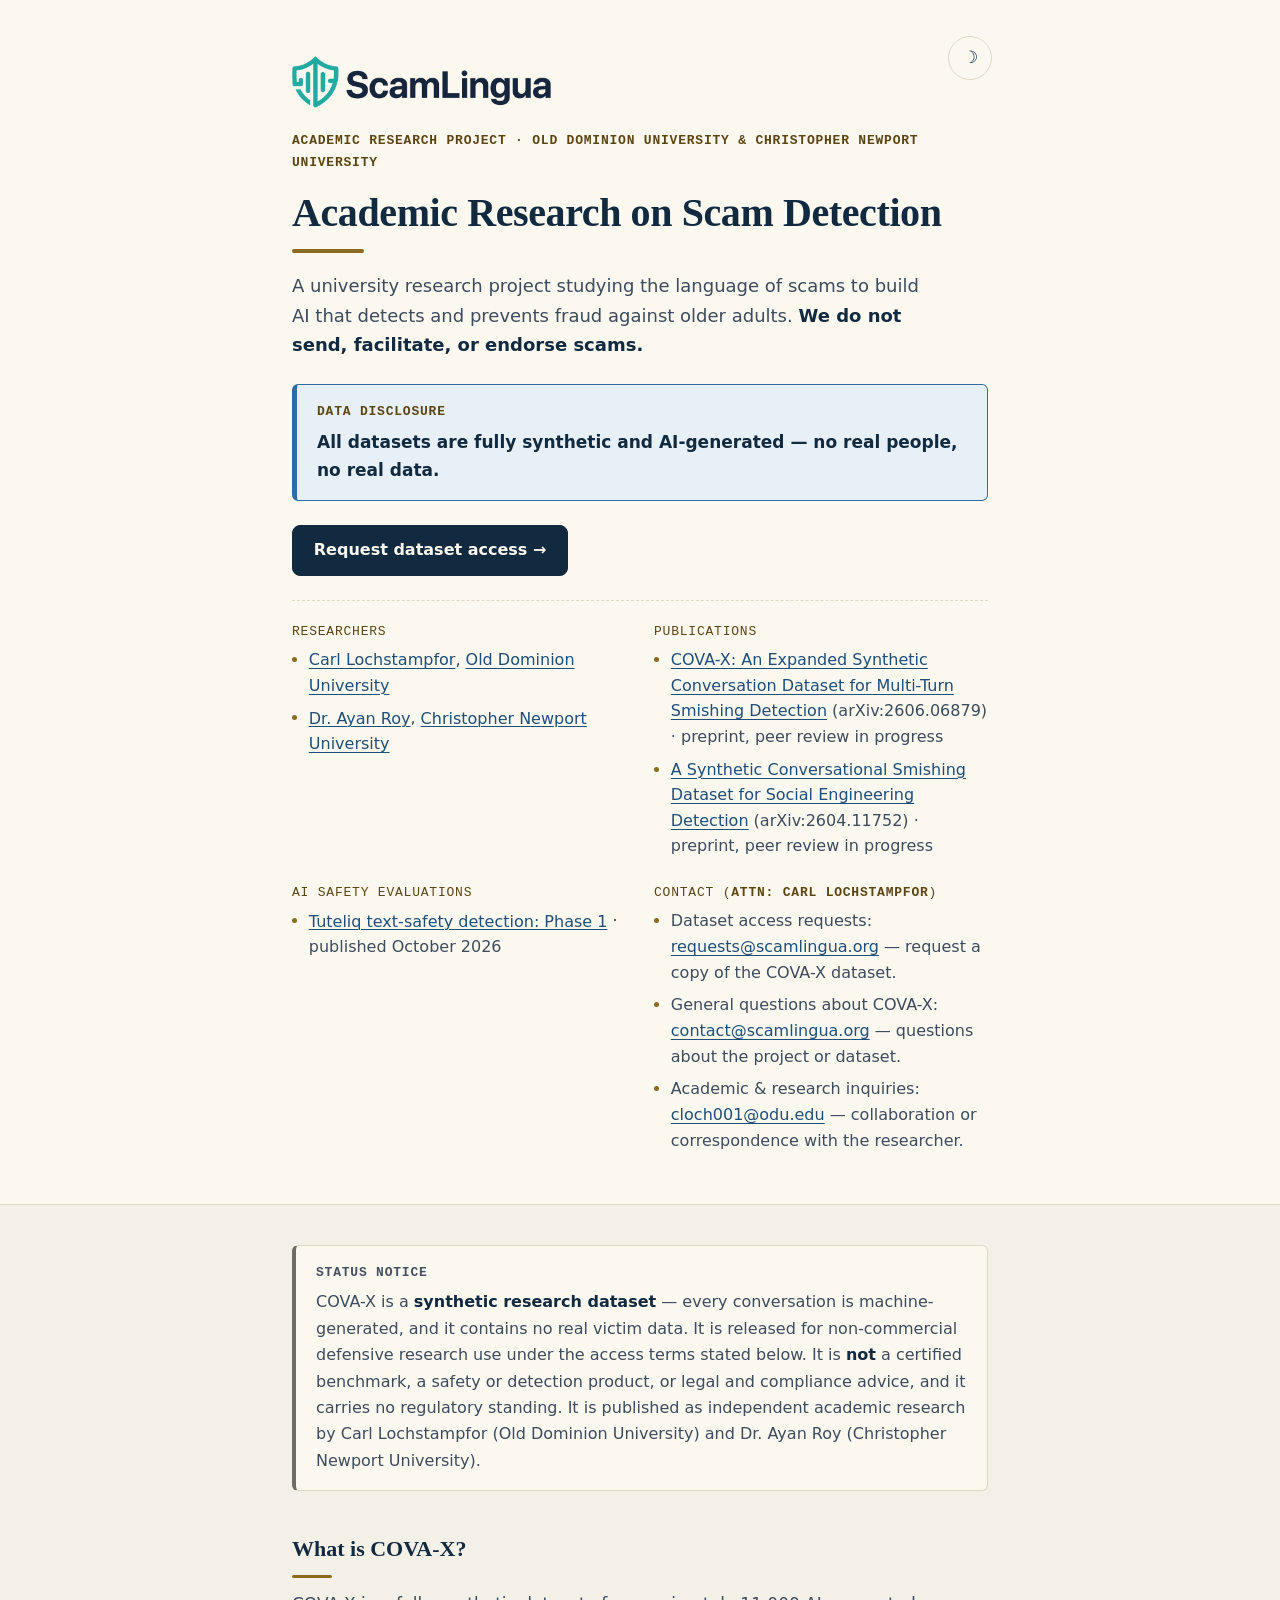
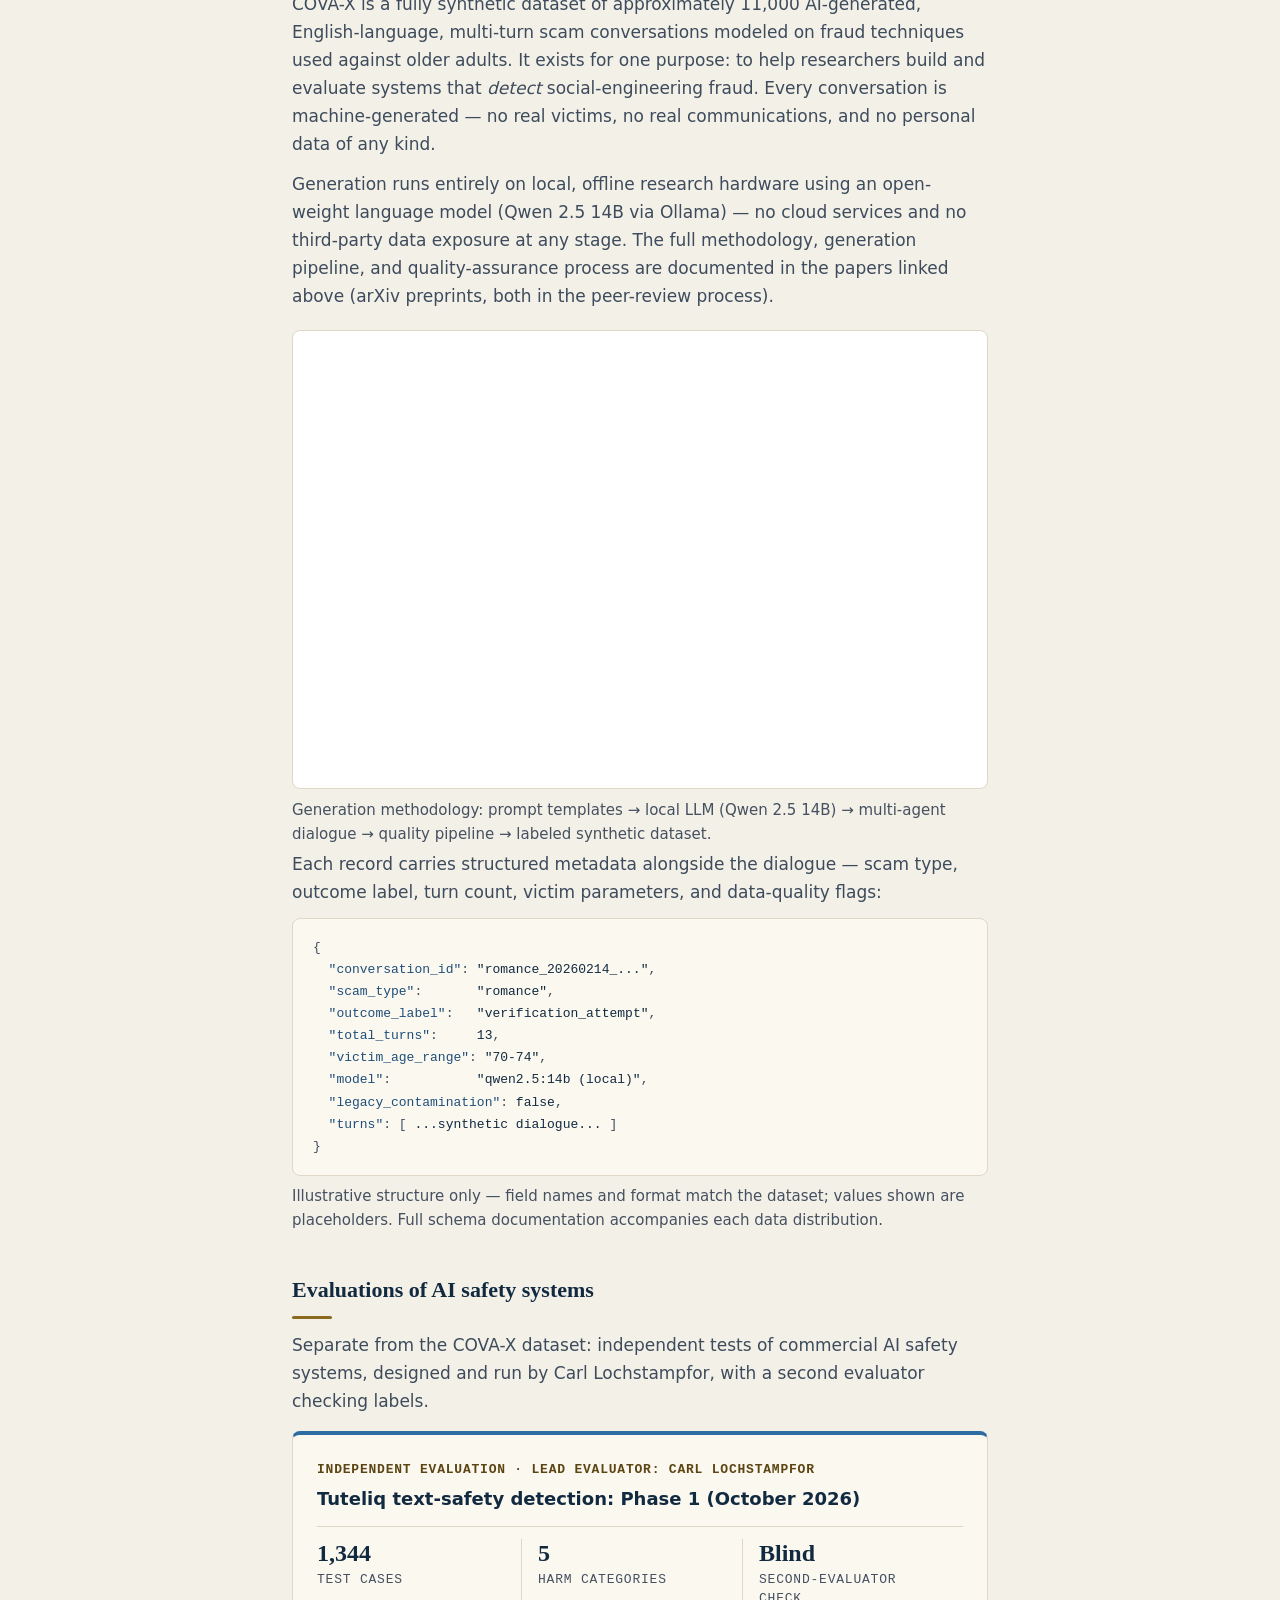
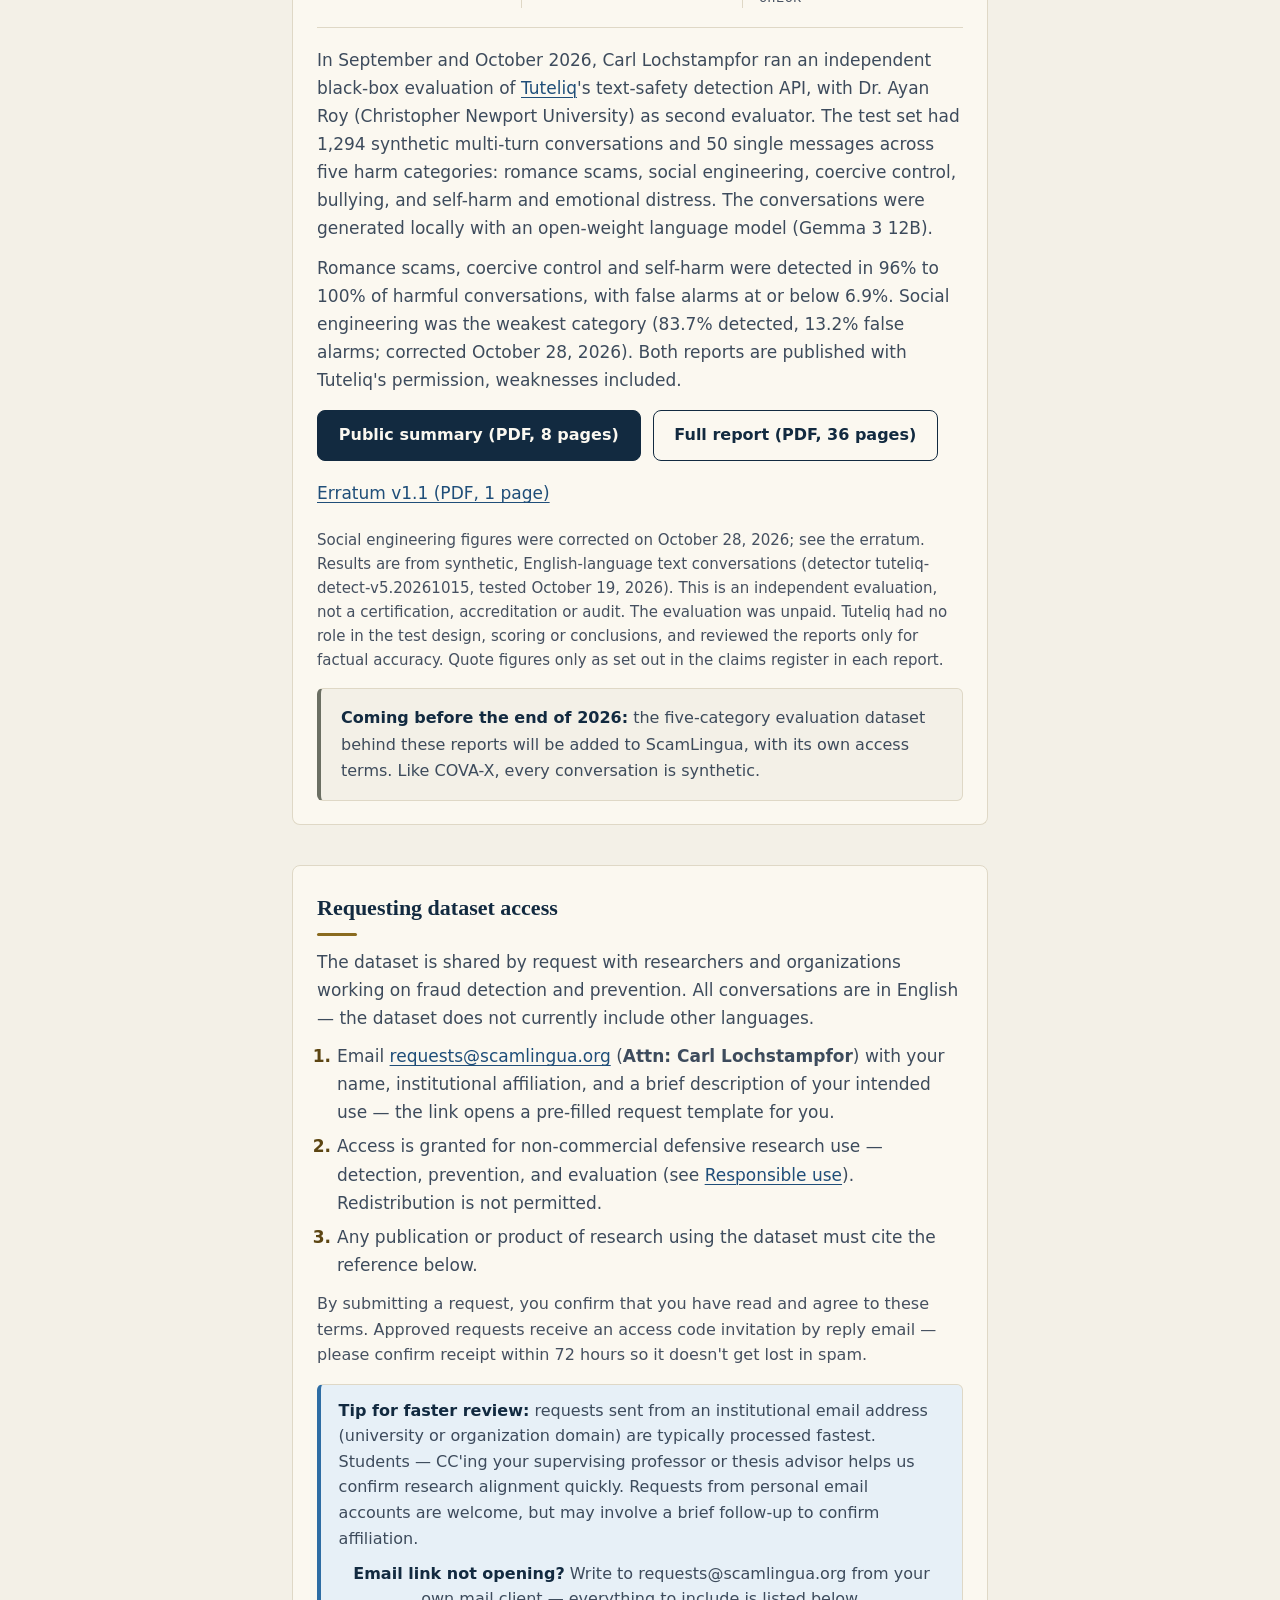
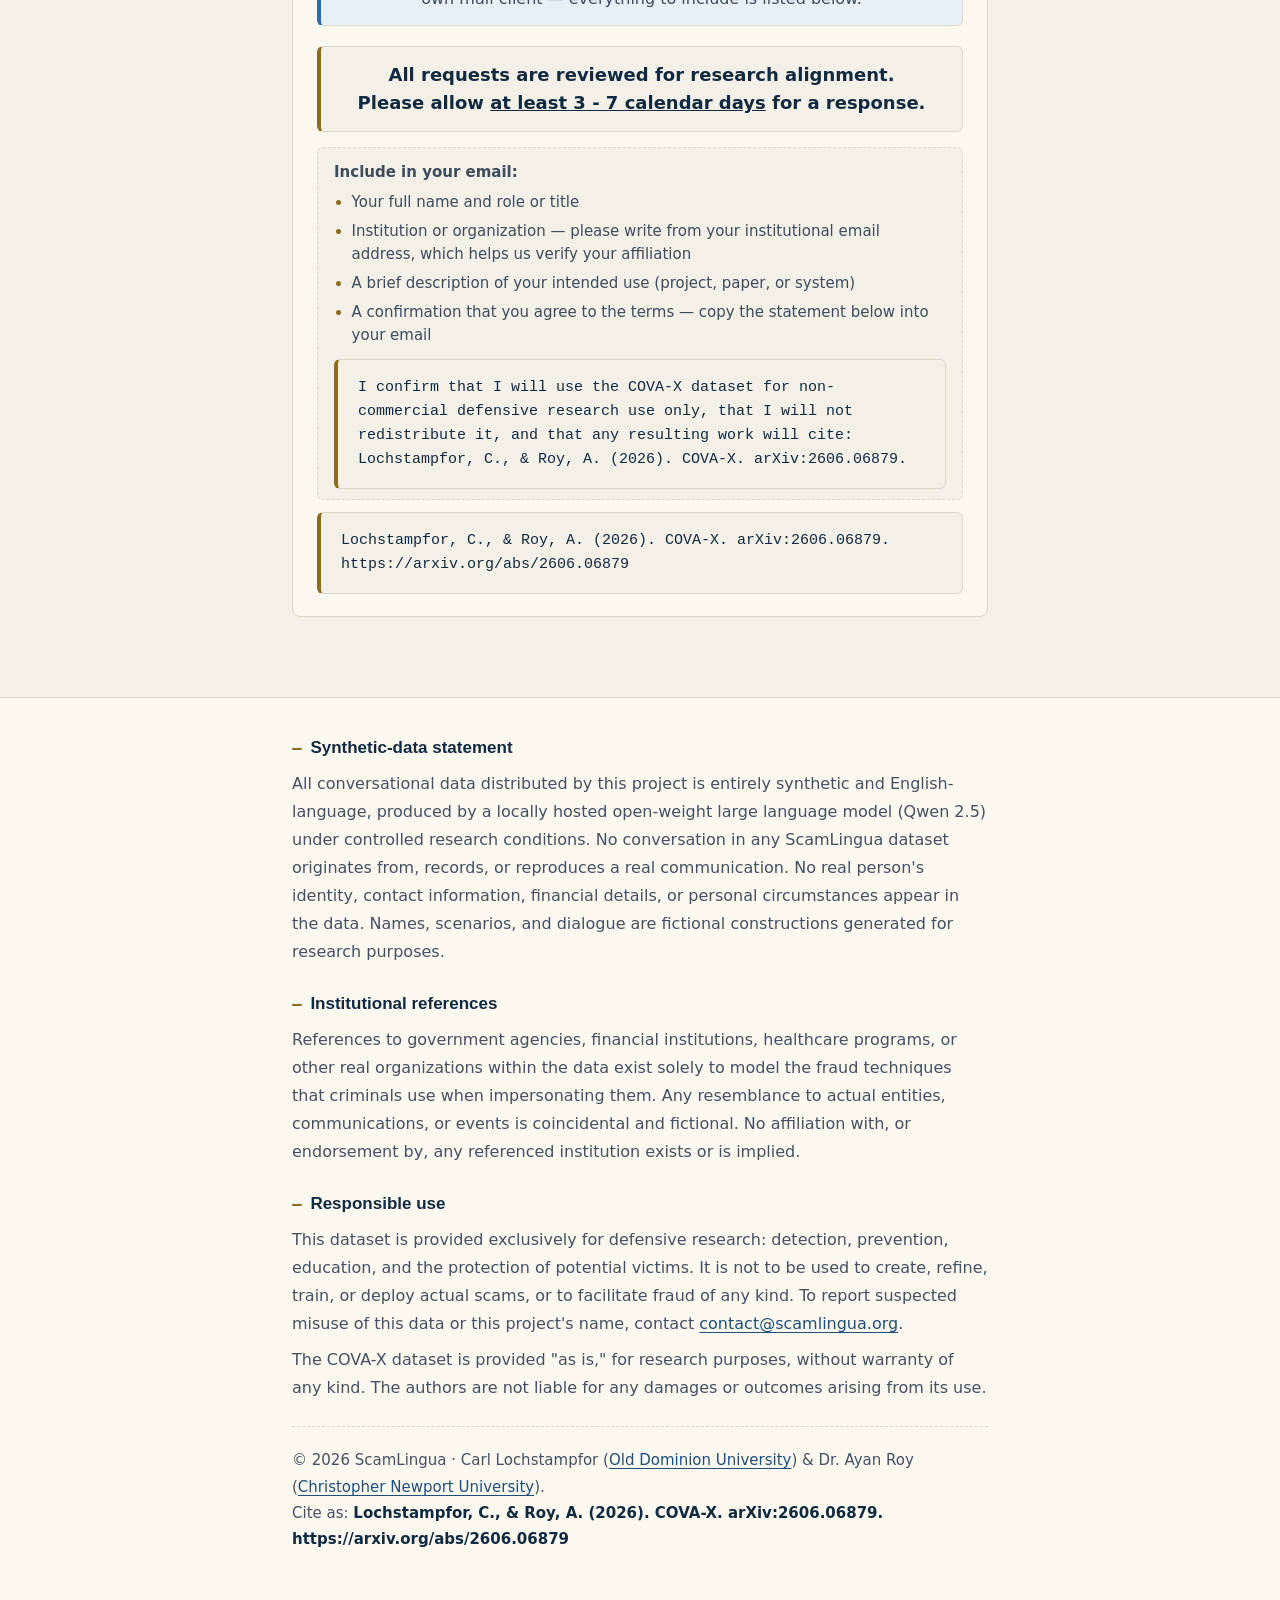
<file: index.html>
<!DOCTYPE html>
<html lang="en">
<head>
<meta charset="utf-8">
<meta name="viewport" content="width=device-width, initial-scale=1">

<!-- Security policy: locked to self-hosted assets + Google Fonts only. No inline scripts, no external scripts, no frames, no form targets. -->
<meta http-equiv="Content-Security-Policy" content="default-src 'none'; style-src 'self' https://fonts.googleapis.com; font-src https://fonts.gstatic.com; script-src 'self' https://gc.zgo.at; img-src 'self' https://scamlingua89.goatcounter.com; connect-src https://scamlingua89.goatcounter.com; base-uri 'none'; form-action 'none'; upgrade-insecure-requests">
<meta name="referrer" content="strict-origin-when-cross-origin">
<meta name="color-scheme" content="light dark">

<!-- Identity-first metadata: abuse scanners and search engines see the academic context before the brand name -->
<title>ScamLingua — Academic Research on Scam Detection | Synthetic Data for Elder Fraud Prevention (ODU / CNU)</title>
<meta name="description" content="ScamLingua is a university research project (Old Dominion University / Christopher Newport University) studying the language of scams to build AI that detects and prevents fraud against older adults. All datasets are fully synthetic and AI-generated — no real people, no real data. We do not send, facilitate, or endorse scams.">

<meta property="og:type" content="website">
<meta property="og:title" content="ScamLingua — Academic Research on Scam Detection">
<meta property="og:description" content="A university research project studying the language of scams to build AI that detects fraud against older adults. All datasets are fully synthetic — no real people, no real data.">
<meta property="og:url" content="https://scamlingua.org/">
<meta property="og:site_name" content="ScamLingua — Academic Research Project">
<meta property="og:image" content="https://scamlingua.org/og-card.png">
<meta property="og:image:width" content="1200">
<meta property="og:image:height" content="630">
<meta property="og:image:alt" content="ScamLingua — Academic Research on Scam Detection. Fully synthetic data — no real people, no real data.">
<meta name="twitter:card" content="summary_large_image">
<meta name="twitter:image" content="https://scamlingua.org/og-card.png">
<meta name="twitter:title" content="ScamLingua — Academic Research on Scam Detection">
<meta name="twitter:description" content="University research project (ODU/CNU) building AI that detects fraud against older adults. All data fully synthetic — no real people, no real data.">
<meta name="robots" content="index, follow">
<link rel="canonical" href="https://scamlingua.org/">
<link rel="icon" type="image/png" href="favicon.png">
<link rel="sitemap" type="application/xml" href="sitemap.xml">

<!-- Structured data: identifies the dataset and its academic provenance to machines -->
<script type="application/ld+json">
{
  "@context": "https://schema.org",
  "@type": "Dataset",
  "name": "COVA-X: Synthetic Conversational Scam Dataset",
  "description": "A fully synthetic, AI-generated dataset of approximately 11,000 English-language, multi-turn scam conversations targeting older adults, created for defensive scam-detection research. Contains no real people and no real data.",
  "url": "https://scamlingua.org/",
  "sameAs": ["https://arxiv.org/abs/2606.06879", "https://arxiv.org/abs/2604.11752"],
  "isAccessibleForFree": true,
  "inLanguage": "en",
  "conditionsOfAccess": "Access by request. Requesting access constitutes agreement to the terms. Citation required. Non-commercial defensive research use only. No redistribution.",
  "keywords": ["smishing", "social engineering", "scam detection", "synthetic data", "elder fraud", "multi-turn conversation", "cybersecurity", "fraud detection", "NLP", "large language models"],
  "creator": [
    { "@type": "Person", "name": "Carl Lochstampfor",
      "sameAs": ["https://www.researchgate.net/profile/Carl-Lochstampfor", "https://github.com/CLochstampfor60", "https://www.linkedin.com/in/carl-lochstampfor-jr-08b311223/"],
      "affiliation": { "@type": "CollegeOrUniversity", "name": "Old Dominion University", "url": "https://www.odu.edu" } },
    { "@type": "Person", "name": "Ayan Roy",
      "sameAs": ["https://www.researchgate.net/profile/Ayan-Roy-5"],
      "affiliation": { "@type": "CollegeOrUniversity", "name": "Christopher Newport University", "url": "https://cnu.edu" } }
  ],
  "citation": "Lochstampfor, C., & Roy, A. (2026). COVA-X. arXiv:2606.06879. https://arxiv.org/abs/2606.06879"
}
</script>

<link rel="preconnect" href="https://fonts.googleapis.com">
<link rel="preconnect" href="https://fonts.gstatic.com" crossorigin>
<link href="https://fonts.googleapis.com/css2?family=Source+Serif+4:opsz,wght@8..60,600;8..60,700&family=Source+Sans+3:wght@400;600&family=IBM+Plex+Mono:wght@400;500;600&display=swap" rel="stylesheet">
<link rel="stylesheet" href="styles.css">

<!-- Theme init runs before paint to prevent a flash of the wrong theme. External file to satisfy script-src 'self'. -->
<script src="theme.js"></script>
<!-- Pre-filled request email: single source for every data-request-template link. -->
<script src="request-template.js" defer></script>
</head>

<body>

<a class="skip-link" href="#main">Skip to content</a>

<header>
  <div class="wrap">
    <button id="theme-toggle" type="button" aria-label="Switch between light and dark mode" title="Light / dark mode">
      <span class="icon-light" aria-hidden="true">&#9728;</span><span class="icon-dark" aria-hidden="true">&#9789;</span>
    </button>

    <p class="brand">
      <img class="logo-light" src="scamlingua_logo.png" alt="ScamLingua" width="836" height="168">
      <img class="logo-dark" src="scamlingua_logo_dark.png" alt="ScamLingua" width="836" height="168">
    </p>

    <p class="eyebrow">Academic research project &middot; Old Dominion University &amp; Christopher Newport University</p>

    <h1>Academic Research on Scam Detection</h1>

    <p class="subhead">
      A university research project studying the language of scams to build AI that detects
      and prevents fraud against older adults. <strong>We do not send, facilitate, or endorse scams.</strong>
    </p>

    <div class="synthetic-notice" role="note">
      <span class="label">Data disclosure</span>
      All datasets are fully synthetic and AI-generated — no real people, no real data.
    </div>

    <p class="cta-row"><a class="cta" href="#request">Request dataset access &rarr;</a></p>

    <dl class="trust">
      <div>
        <dt>Researchers</dt>
        <dd>
          <ul>
            <li><a href="https://www.researchgate.net/profile/Carl-Lochstampfor" target="_blank" rel="noopener noreferrer">Carl Lochstampfor</a>, <a href="https://www.odu.edu" target="_blank" rel="noopener noreferrer">Old Dominion University</a></li>
            <li><a href="https://www.researchgate.net/profile/Ayan-Roy-5" target="_blank" rel="noopener noreferrer">Dr. Ayan Roy</a>, <a href="https://cnu.edu" target="_blank" rel="noopener noreferrer">Christopher Newport University</a></li>
          </ul>
        </dd>
      </div>
      <div>
        <dt>Publications</dt>
        <dd>
          <ul>
            <li><a href="https://arxiv.org/abs/2606.06879" target="_blank" rel="noopener noreferrer">COVA-X: An Expanded Synthetic Conversation Dataset for Multi-Turn Smishing Detection</a> (arXiv:2606.06879) &middot; preprint, peer review in progress</li>
            <li><a href="https://arxiv.org/abs/2604.11752" target="_blank" rel="noopener noreferrer">A Synthetic Conversational Smishing Dataset for Social Engineering Detection</a> (arXiv:2604.11752) &middot; preprint, peer review in progress</li>
          </ul>
        </dd>
      </div>
      <div>
        <dt>AI safety evaluations</dt>
        <dd>
          <ul>
            <li><a href="#evaluations">Tuteliq text-safety detection: Phase 1</a> &middot; published October 2026</li>
          </ul>
        </dd>
      </div>
      <div>
        <dt>Contact (<b>Attn: Carl Lochstampfor</b>)</dt>
        <dd>
          <ul>
            <li>Dataset access requests: <a href="mailto:requests@scamlingua.org" data-request-template>requests@scamlingua.org</a> &mdash; request a copy of the COVA-X dataset.</li>
            <li>General questions about COVA-X: <a href="mailto:contact@scamlingua.org">contact@scamlingua.org</a> &mdash; questions about the project or dataset.</li>
            <li>Academic &amp; research inquiries: <a href="mailto:cloch001@odu.edu">cloch001@odu.edu</a> &mdash; collaboration or correspondence with the researcher.</li>
          </ul>
        </dd>
      </div>
    </dl>
  </div>
</header>

<main id="main" tabindex="-1">
  <div class="wrap">

    <div class="status-notice" role="note">
      <span class="label">Status notice</span>
      COVA-X is a <strong>synthetic research dataset</strong> — every conversation is machine-generated,
      and it contains no real victim data. It is released for non-commercial defensive research use under the
      access terms stated below. It is <strong>not</strong> a certified benchmark, a safety or
      detection product, or legal and compliance advice, and it carries no regulatory standing.
      It is published as independent academic research by Carl Lochstampfor
      (Old Dominion University) and Dr. Ayan Roy (Christopher Newport University).
    </div>

    <section>
      <h2>What is COVA-X?</h2>
      <p>
        COVA-X is a fully synthetic dataset of approximately 11,000 AI-generated, English-language, multi-turn
        scam conversations modeled on fraud techniques used against older adults. It exists for
        one purpose: to help researchers build and evaluate systems that <em>detect</em> social-engineering
        fraud. Every conversation is machine-generated — no real victims, no real communications,
        and no personal data of any kind.
      </p>
      <p>
        Generation runs entirely on local, offline research hardware using an open-weight
        language model (Qwen 2.5 14B via Ollama) — no cloud services and no third-party data
        exposure at any stage. The full methodology, generation pipeline, and quality-assurance
        process are documented in the papers linked above (arXiv preprints, both in the
        peer-review process).
      </p>
      <figure class="pipeline-figure">
        <img src="cova_pipeline_architecture.webp" width="1600" height="1033" loading="lazy" decoding="async"
             alt="COVA-X generation pipeline: prompt templates feed a locally hosted Qwen 2.5 14B language model that drives a multi-agent attacker and victim dialogue loop; a quality pipeline then applies contamination scanning, stage-direction stripping, and automated relabeling to produce the labeled synthetic dataset.">
        <figcaption>Generation methodology: prompt templates &rarr; local LLM (Qwen&nbsp;2.5&nbsp;14B) &rarr; multi-agent dialogue &rarr; quality pipeline &rarr; labeled synthetic dataset.</figcaption>
      </figure>
      <p>
        Each record carries structured metadata alongside the dialogue — scam type, outcome
        label, turn count, victim parameters, and data-quality flags:
      </p>
      <div class="sample-record" aria-label="Illustrative record structure">{
  <span class="k">"conversation_id"</span>: <span class="v">"romance_20260214_..."</span>,
  <span class="k">"scam_type"</span>:       <span class="v">"romance"</span>,
  <span class="k">"outcome_label"</span>:   <span class="v">"verification_attempt"</span>,
  <span class="k">"total_turns"</span>:     <span class="v">13</span>,
  <span class="k">"victim_age_range"</span>: <span class="v">"70-74"</span>,
  <span class="k">"model"</span>:           <span class="v">"qwen2.5:14b (local)"</span>,
  <span class="k">"legacy_contamination"</span>: <span class="v">false</span>,
  <span class="k">"turns"</span>: [ <span class="v">...synthetic dialogue...</span> ]
}</div>
      <p class="sample-caption">Illustrative structure only — field names and format match the dataset; values shown are placeholders. Full schema documentation accompanies each data distribution.</p>
    </section>

    <section id="evaluations">
      <h2>Evaluations of AI safety systems</h2>
      <p class="eval-intro">
        Separate from the COVA-X dataset: independent tests of commercial AI safety systems,
        designed and run by Carl Lochstampfor, with a second evaluator checking labels.
      </p>
      <div class="request-card eval-card">
        <span class="label">Independent evaluation &middot; Lead evaluator: Carl Lochstampfor</span>
        <h3>Tuteliq text-safety detection: Phase 1 (October 2026)</h3>
        <ul class="eval-facts">
          <li><span class="fact">1,344</span> <span class="fact-caption">test cases</span></li>
          <li><span class="fact">5</span> <span class="fact-caption">harm categories</span></li>
          <li><span class="fact">Blind</span> <span class="fact-caption">second-evaluator check</span></li>
        </ul>
        <p>
          In September and October 2026, Carl Lochstampfor ran an independent black-box evaluation
          of <a href="https://tuteliq.ai/" target="_blank" rel="noopener noreferrer">Tuteliq</a>'s text-safety detection API, with Dr. Ayan Roy (Christopher Newport University)
          as second evaluator. The test set had 1,294 synthetic multi-turn conversations and 50
          single messages across five harm categories: romance scams, social engineering, coercive
          control, bullying, and self-harm and emotional distress. The conversations were generated
          locally with an open-weight language model (Gemma 3 12B).
        </p>
        <p>
          Romance scams, coercive control and self-harm were detected in 96% to 100% of harmful
          conversations, with false alarms at or below 6.9%. Social engineering was the weakest
          category (83.7% detected, 13.2% false alarms; corrected October 28, 2026). Both reports are
          published with Tuteliq's permission, weaknesses included.
        </p>
        <ul class="eval-links">
          <li><a class="cta" href="reports/Tuteliq_Evaluation_Summary_Public_Final_2026-10-26_v1.0.pdf" target="_blank" rel="noopener noreferrer">Public summary (PDF, 8 pages)</a></li>
          <li><a class="cta-secondary" href="reports/Tuteliq_Evaluation_Report_Full_Final_2026-10-26_v1.0.pdf" target="_blank" rel="noopener noreferrer">Full report (PDF, 36 pages)</a></li>
          <li><a href="reports/Tuteliq_Phase1_Erratum_v1.1_2026-10-28.pdf" target="_blank" rel="noopener noreferrer">Erratum v1.1 (PDF, 1 page)</a></li>
        </ul>
        <p class="eval-fine">
          Social engineering figures were corrected on October 28, 2026; see the erratum.
          Results are from synthetic, English-language text conversations (detector
          tuteliq-detect-v5.20261015, tested October 19, 2026). This is an independent evaluation,
          not a certification, accreditation or audit. The evaluation was unpaid. Tuteliq had no role
          in the test design, scoring or conclusions, and reviewed the reports only for factual
          accuracy. Quote figures only as set out in the claims
          register in each report.
        </p>
        <div class="status-notice" role="note">
          <strong>Coming before the end of 2026:</strong> the five-category evaluation dataset behind
          these reports will be added to ScamLingua, with its own access terms. Like COVA-X, every
          conversation is synthetic.
        </div>
      </div>
    </section>

    <section id="request">
      <div class="request-card">
        <h2>Requesting dataset access</h2>
        <p>The dataset is shared by request with researchers and organizations working on fraud detection and prevention. All conversations are in English &mdash; the dataset does not currently include other languages.</p>
        <ol>
          <li>Email <a href="mailto:requests@scamlingua.org" data-request-template>requests@scamlingua.org</a> (<b>Attn: Carl Lochstampfor</b>) with your name, institutional affiliation, and a brief description of your intended use &mdash; the link opens a pre-filled request template for you.</li>
          <li>Access is granted for non-commercial defensive research use &mdash; detection, prevention, and evaluation (see <a href="#responsible-use">Responsible use</a>). Redistribution is not permitted.</li>
          <li>Any publication or product of research using the dataset must cite the reference below.</li>
        </ol>
        <p class="terms-ack">By submitting a request, you confirm that you have read and agree to these terms. Approved requests receive an access code invitation by reply email &mdash; please confirm receipt within 72 hours so it doesn't get lost in spam.</p>
        <p class="verification-note">
          <strong>Tip for faster review:</strong> requests sent from an institutional
          email address (university or organization domain) are typically processed
          fastest. Students &mdash; CC'ing your supervising professor or thesis advisor
          helps us confirm research alignment quickly. Requests from personal email
          accounts are welcome, but may involve a brief follow-up to confirm affiliation.
          <span class="fallback-note"><strong>Email link not opening?</strong> Write to
          requests@scamlingua.org from your own mail client &mdash; everything to
          include is listed below.</span>
        </p>
        <p class="response-note">All requests are reviewed for research alignment.<br>Please allow <u>at least 3 - 7 calendar days</u> for a response.</p>
        <div class="request-checklist">
          <p><strong>Include in your email:</strong></p>
          <ul>
            <li>Your full name and role or title</li>
            <li>Institution or organization &mdash; please write from your
                institutional email address, which helps us verify your
                affiliation</li>
            <li>A brief description of your intended use (project, paper,
                or system)</li>
            <li>A confirmation that you agree to the terms &mdash; copy the
                statement below into your email</li>
          </ul>
          <div class="citation-block">
            <strong>I confirm that I will use the COVA-X dataset for
            non-commercial defensive research use only, that I will not
            redistribute it, and that any resulting work will cite:
            Lochstampfor, C., &amp; Roy, A. (2026). COVA-X.
            arXiv:2606.06879.</strong>
          </div>
        </div>
        <div class="citation-block">
          <strong>Lochstampfor, C., &amp; Roy, A. (2026). COVA-X. arXiv:2606.06879.<br>
          https://arxiv.org/abs/2606.06879</strong>
        </div>
      </div>
    </section>

  </div>
</main>

<footer>
  <div class="wrap">

    <section>
      <h2>Synthetic-data statement</h2>
      <p>
        All conversational data distributed by this project is entirely synthetic and English-language, produced by
        a locally hosted open-weight large language model (Qwen 2.5) under controlled research
        conditions. No conversation in any ScamLingua dataset originates from, records, or
        reproduces a real communication. No real person's identity, contact information,
        financial details, or personal circumstances appear in the data. Names, scenarios, and
        dialogue are fictional constructions generated for research purposes.
      </p>
    </section>

    <section>
      <h2>Institutional references</h2>
      <p>
        References to government agencies, financial institutions, healthcare programs, or other
        real organizations within the data exist solely to model the fraud techniques that
        criminals use when impersonating them. Any resemblance to actual entities, communications,
        or events is coincidental and fictional. No affiliation with, or endorsement by, any
        referenced institution exists or is implied.
      </p>
    </section>

    <section id="responsible-use">
      <h2>Responsible use</h2>
      <p>
        This dataset is provided exclusively for defensive research: detection, prevention,
        education, and the protection of potential victims. It is not to be used to create,
        refine, train, or deploy actual scams, or to facilitate fraud of any kind. To report
        suspected misuse of this data or this project's name, contact
        <a href="mailto:contact@scamlingua.org">contact@scamlingua.org</a>.
      </p>
      <p>
        The COVA-X dataset is provided "as is," for research purposes, without warranty of any
        kind. The authors are not liable for any damages or outcomes arising from its use.
      </p>
    </section>

    <p class="footer-meta">
      &copy; 2026 ScamLingua &middot; Carl Lochstampfor (<a href="https://www.odu.edu" target="_blank" rel="noopener noreferrer">Old Dominion University</a>) &amp; Dr. Ayan Roy (<a href="https://cnu.edu" target="_blank" rel="noopener noreferrer">Christopher Newport University</a>).
      <br>Cite as: <strong>Lochstampfor, C., &amp; Roy, A. (2026). COVA-X. arXiv:2606.06879. https://arxiv.org/abs/2606.06879</strong>
    </p>

  </div>
</footer>


<script data-goatcounter="https://scamlingua89.goatcounter.com/count"
        async src="https://gc.zgo.at/count.js"></script>
</body>
</html>
</file>
<file: styles.css>
/* ScamLingua — scamlingua.org
   Light/dark theming via CSS custom properties on html[data-theme].
   Default follows the visitor's OS preference; toggle persists choice. */

:root,
html[data-theme="light"] {
  /* Palette drawn from both institutions: ODU slate & sky blues, CNU navy & silver, small academic-gold accent */
  --ink:#122A40;        /* deep university navy — headings */
  --body:#3D4B5C;       /* slate — body text */
  --muted:#6B6F63;      /* warm gray-slate */
  --accent:#2E6DA4;     /* primary blue accent */
  --accent-dark:#1F4E79;
  --gold:#8A6B1F;       /* decorative gold — rules, bars, focus rings, borders only */
  --gold-ink:#5C4512;   /* gold for TEXT — see the ink-token note below */
  --muted-ink:#455060;  /* muted for TEXT — slate, NOT a darkened --muted (see note) */
  --link:#1F4E79;
  --paper:#F3F0E7;      /* warm parchment — main background */
  --card:#FBF8F0;       /* ivory — header, footer, cards */
  --line:#DFD8C6;       /* warm hairlines */
  --badge-bg:#E7F0F7;   /* sky-blue tint — disclosure stays the trust element */
}

html[data-theme="dark"] {
  --ink:#E6EEF6;
  --body:#B7C5D5;
  --muted:#7F93A8;
  --accent:#6FA8DC;
  --accent-dark:#8FBCE8;
  --gold:#D6B76A;
  --gold-ink:#D6B76A;   /* already 7.7–9.3:1 on the navy surfaces — no deepening needed */
  --muted-ink:#9AAFC4;
  --link:#8FBCE8;
  --paper:#0D1726;
  --card:#142235;
  --line:#263A52;
  --badge-bg:#14283D;
}

/* ---------- Why there are separate "ink" tokens ----------
   Gold is a fine decorative color and a poor text color on a near-white page.
   On the light surfaces, --gold (#8A6B1F) measures 4.71:1 on --card, 4.38:1 on
   --paper and 4.33:1 on --badge-bg — at or under the 4.5:1 AA floor, and it was
   carrying the *smallest* type on the site (11px mono, uppercase, weight 400–500).
   Borderline contrast on tiny tracked-out monospace is what made the labels read
   as thin and washed out. --muted (#6B6F63) sat in the same band: 4.46–4.85:1.

   Rather than darken --gold and --muted globally — which would also darken every
   hairline, bar and focus ring and change the page's whole temperature — text use
   is split onto its own tokens. Decoration keeps the original values; text gets
   deeper ones. Light: --gold-ink 7.86–8.55:1, --muted-ink 7.09–7.70:1.
   Dark was already comfortable (gold 7.74–9.28:1) and is left on the same hue;
   only --muted-ink is lifted, from 4.74–5.69:1 to 6.64–7.97:1.

   --muted-ink is a SLATE, not a darkened --muted. --muted is warm (hue 80deg,
   yellow-green) because it belongs to the parchment/hairline family. Darkening it
   in place kept that cast, so the footer and captions read visibly gold-tinted
   against the page's cool slate body copy. --muted-ink is pulled onto --body's hue
   instead (216deg vs --body's 213deg) at lower saturation — it now reads as a
   lighter sibling of the body text rather than a different, warmer ink.

   Rule of thumb: --gold/--muted for anything you cannot read; --gold-ink/--muted-ink
   for anything you can.
   ---------------------------------------------------------- */

/* ---------- Type scale ----------
   Every piece of PROSE AND UI TEXT resolves to one of these five steps, so
   secondary text in one section cannot drift a half-step away from secondary
   text in another. Before this the page used .7/.75/.8125/.875/.9375/1/1.0625/
   1.125rem with no rule about which meant what, and near-identical sizes landed
   on elements of equal rank (the eyebrow at .75rem beside sibling labels at .7rem).

   Deliberately outside the scale, and staying that way:
     h1 (clamp) and h2 (1.375rem) — serif display type, sized against the layout
       rather than the body copy;
     #theme-toggle (1.05rem)      — sizes a glyph, not text;
     .sample-record (.8125rem)    — preformatted code whose line width drives
       horizontal overflow, so it is sized against its container.

   --fs-label  mono micro-labels ONLY (uppercase kickers and field labels)
   --fs-fine   fine print: captions, footer meta, citation block
   --fs-small  secondary body: trust strip, callouts, footer prose
   --fs-base   body copy
   --fs-lead   lead-ins: subhead, response note

   Rank is carried by color and weight, not by size — hence the deliberately
   tight steps at the top of the scale. Mobile shifts the tokens, not the rules. */
:root{
  --fs-label:.8125rem;
  --fs-fine:.9375rem;
  --fs-small:1rem;
  --fs-base:1.0625rem;
  --fs-lead:1.125rem;
}

/* If no stored choice and no data-theme set yet, follow the OS */
@media (prefers-color-scheme: dark) {
  html:not([data-theme]) {
    --ink:#E6EEF6; --body:#B7C5D5; --muted:#7F93A8;
    --accent:#6FA8DC; --accent-dark:#8FBCE8; --gold:#D6B76A; --link:#8FBCE8;
    --gold-ink:#D6B76A; --muted-ink:#9AAFC4;
    --paper:#0D1726; --card:#142235; --line:#263A52; --badge-bg:#14283D;
  }
}

*{box-sizing:border-box;margin:0;padding:0}
html{scroll-behavior:smooth}
@media (prefers-reduced-motion: reduce){
  html{scroll-behavior:auto}
  *{transition:none !important}
}
body{
  background:var(--paper);
  color:var(--body);
  font-family:"Source Sans 3",system-ui,-apple-system,sans-serif;
  font-size:var(--fs-base);
  line-height:1.65;
  -webkit-font-smoothing:antialiased;
  transition:background-color .2s ease,color .2s ease;
}
a{color:var(--link);text-decoration-thickness:1px;text-underline-offset:3px;padding:.12rem 0}
a:hover{color:var(--accent);text-decoration-color:var(--gold);text-decoration-thickness:2px}
a:focus-visible{outline:2px solid var(--accent);outline-offset:3px;border-radius:2px}

.wrap{max-width:46rem;margin:0 auto;padding:0 1.25rem}

/* ---------- Skip link (accessibility) ---------- */
.skip-link{
  position:absolute;left:.75rem;top:.75rem;z-index:1000;
  background:var(--ink);color:var(--paper);
  font-family:"Source Sans 3",system-ui,sans-serif;font-weight:600;
  padding:.6rem 1rem;border-radius:6px;text-decoration:none;
  transform:translateY(-180%);
  transition:transform .15s ease;
}
.skip-link:focus{transform:translateY(0);outline:2px solid var(--gold);outline-offset:2px}
main:focus-visible{outline:none}   /* programmatic focus target — no visible ring */

/* ---------- Primary call-to-action ---------- */
.cta-row{margin:0 0 1.5rem}
/* .cta is the filled button; .cta-secondary the outlined one beside it. Shared box in one rule. */
.cta,.cta-secondary{
  display:inline-block;
  font-family:"Source Sans 3",system-ui,sans-serif;font-weight:600;font-size:var(--fs-small);
  text-decoration:none;
  padding:.7rem 1.3rem;border-radius:8px;
  transition:box-shadow .15s ease,transform .15s ease;
}
.cta{background:var(--ink);color:var(--card);border:1px solid var(--ink)}
.cta-secondary{background:transparent;color:var(--ink);border:1.5px solid var(--ink)}
.cta:hover,.cta-secondary:hover{box-shadow:0 0 0 3px var(--gold);transform:translateY(-1px)}
.cta:hover{color:var(--card)}
.cta-secondary:hover{color:var(--ink)}
.cta:focus-visible,.cta-secondary:focus-visible{outline:2px solid var(--gold);outline-offset:3px}

/* ---------- Theme toggle ---------- */
#theme-toggle{
  float:right;
  margin:-1.25rem -.25rem 0 1rem;
  background:var(--card);
  color:var(--ink);
  border:1px solid var(--line);
  border-radius:999px;
  min-width:44px;min-height:44px;   /* touch target */
  padding:.4rem .7rem;
  font-size:1.05rem;line-height:1;
  cursor:pointer;
}
#theme-toggle:hover{border-color:var(--gold)}
#theme-toggle:focus-visible{outline:2px solid var(--accent);outline-offset:3px}
/* Show the icon for the mode you'd switch TO */
html[data-theme="dark"] .icon-dark{display:none}
html[data-theme="dark"] .icon-light{display:inline}
html[data-theme="light"] .icon-light{display:none}
html[data-theme="light"] .icon-dark{display:inline}
html:not([data-theme]) .icon-light{display:none}
@media (prefers-color-scheme: dark){
  html:not([data-theme]) .icon-dark{display:none}
  html:not([data-theme]) .icon-light{display:inline}
}

/* ---------- Brand logo ---------- */
.brand{margin:0 0 1.4rem}
.brand img{display:block;height:52px;width:auto;max-width:100%}
html[data-theme="dark"] .logo-light{display:none}
html[data-theme="light"] .logo-dark{display:none}
html:not([data-theme]) .logo-dark{display:none}
@media (prefers-color-scheme: dark){
  html:not([data-theme]) .logo-light{display:none}
  html:not([data-theme]) .logo-dark{display:block}
}

/* ---------- Hero: the disclosure IS the hero ---------- */
header{padding:3.5rem 0 2.75rem;border-bottom:1px solid var(--line);background:var(--card)}
.eyebrow{
  font-family:"IBM Plex Mono",monospace;
  font-size:var(--fs-label);letter-spacing:.06em;text-transform:uppercase;
  font-weight:600;
  color:var(--gold-ink);margin-bottom:1rem;
}
h1{
  font-family:"Source Serif 4",Georgia,serif;
  font-weight:700;color:var(--ink);
  font-size:clamp(1.6rem,4.5vw,2.5rem);
  line-height:1.2;letter-spacing:-.01em;
  margin-bottom:1.1rem;
}
h1::after{
  content:"";
  display:block;
  width:4.5rem;height:4px;
  background:var(--gold);
  border-radius:2px;
  margin-top:.75rem;
}
.subhead{font-size:var(--fs-lead);max-width:40rem;margin-bottom:1.5rem}
.subhead strong{color:var(--ink)}

.synthetic-notice{
  border:1px solid var(--accent);
  border-left:5px solid var(--accent);
  background:var(--badge-bg);
  border-radius:6px;
  padding:1rem 1.25rem;
  margin-bottom:1.5rem;
  color:var(--ink);
  font-weight:600;
  font-size:var(--fs-base);
}
.synthetic-notice .label,
.eval-card .label{
  display:block;
  font-family:"IBM Plex Mono",monospace;
  font-size:var(--fs-label);letter-spacing:.06em;text-transform:uppercase;
  color:var(--gold-ink);font-weight:600;margin-bottom:.35rem;
}

.trust{
  display:flex;flex-wrap:wrap;gap:1rem 1.75rem;
  font-size:var(--fs-small);color:var(--muted-ink);
  padding-top:1.25rem;border-top:1px dashed var(--line);
}
/* Weight 500, not the 600 used by callout .labels above. Deliberate, not drift:
   these are dl field labels naming the content beneath them, so they sit a step
   below a callout's own heading. Same family, size, tracking and color — weight
   is the only variable carrying the rank. */
.trust dt{
  font-family:"IBM Plex Mono",monospace;
  font-size:var(--fs-label);letter-spacing:.06em;text-transform:uppercase;
  font-weight:500;
  color:var(--gold-ink);margin-bottom:.15rem;
}
.trust dd{color:var(--body);overflow-wrap:break-word}
.trust ul{list-style:disc;margin:.3rem 0 0 1.05rem;padding:0}
.trust li{margin-bottom:.45rem;line-height:1.6}
.trust li::marker{color:var(--gold)}
.trust > div{min-width:15rem;flex:1}

/* ---------- Body sections ---------- */
main{padding:2.5rem 0}
section{margin-bottom:2.5rem}
h2{
  font-family:"Source Serif 4",Georgia,serif;
  font-weight:600;color:var(--ink);
  font-size:1.375rem;margin-bottom:.75rem;
}
main h2::after{
  content:"";
  display:block;
  width:2.5rem;height:3px;
  background:var(--gold);
  border-radius:2px;
  margin-top:.45rem;
}
p + p{margin-top:.75rem}

/* Scope-and-standing note. Deliberately quieter than .synthetic-notice —
   it sets expectations, it isn't the hero claim. */
.status-notice{
  background:var(--card);
  border:1px solid var(--line);
  border-left:4px solid var(--muted);
  border-radius:6px;
  padding:1rem 1.25rem;
  margin-bottom:2.5rem;
  font-size:var(--fs-small);
  line-height:1.65;
  color:var(--body);
}
.status-notice .label{
  display:block;
  font-family:"IBM Plex Mono",monospace;
  font-size:var(--fs-label);letter-spacing:.06em;text-transform:uppercase;
  color:var(--muted-ink);font-weight:600;margin-bottom:.35rem;
}
.status-notice strong{color:var(--ink);font-weight:600}

.request-card{
  background:var(--card);
  border:1px solid var(--line);
  border-radius:8px;
  padding:1.5rem 1.5rem 1.4rem;
}
.request-card ol{margin:.6rem 0 0 1.25rem}
.request-card li{margin-bottom:.4rem}
.request-card li::marker{color:var(--gold-ink);font-weight:600} /* numerals are read, not decorative */
.terms-ack{
  color:var(--muted-ink);
  font-size:var(--fs-small);
  margin-top:.75rem;
  line-height:1.6;
}
.verification-note{
  font-size:var(--fs-small);
  color:var(--body);
  margin-top:1rem;
  line-height:1.6;
  padding:.8rem 1.1rem;
  background:var(--badge-bg);
  border:1px solid var(--line);
  border-left:4px solid var(--accent);
  border-radius:6px;
}
.verification-note strong{color:var(--ink)}
.verification-note .fallback-note{display:block;text-align:center;margin-top:.6rem}  /* own centered line so a stuck requester spots it */
.response-note{
  font-size:var(--fs-lead);  /* one step above body so it stands out */
  font-weight:600;
  text-align:center;
  color:var(--ink);          /* full-contrast so the expectation is hard to miss */
  margin-top:1.25rem;
  line-height:1.55;
  padding:.9rem 1.1rem;
  background:var(--paper);
  border:1px solid var(--line);
  border-left:4px solid var(--gold);
  border-radius:6px;
}

.citation-block{
  font-family:"IBM Plex Mono",monospace;
  font-size:var(--fs-fine);line-height:1.6;
  background:var(--paper);
  border:1px solid var(--line);
  border-left:4px solid var(--gold);
  border-radius:6px;
  padding:1rem 1.25rem;
  margin-top:.75rem;
  color:var(--ink);
  overflow-wrap:break-word;
}
.citation-block strong{font-weight:500} /* Plex Mono 500 reads as bold at this size */

/* ---------- Independent evaluations (reuses .request-card, .status-notice, .cta and the .label look) ---------- */
.eval-intro{margin-bottom:1rem}
.eval-card{border-top:4px solid var(--accent)}
.eval-card h3{
  font-family:"Source Sans 3",system-ui,sans-serif;
  font-size:var(--fs-lead);font-weight:600;color:var(--ink);
  line-height:1.4;margin-bottom:.6rem;
}
/* Fact row. Numbers use the serif display face: Source Sans 3 is only loaded at 400/600,
   so a 700 sans would be browser-synthesized bold. */
.eval-facts{
  list-style:none;display:flex;
  margin:.9rem 0 1.1rem;padding:.8rem 0;
  border-top:1px solid var(--line);border-bottom:1px solid var(--line);
}
.eval-facts li{flex:1 1 0;min-width:0;padding:0 1rem;border-left:1px solid var(--line)}
.eval-facts li:first-child{padding-left:0;border-left:0}
.eval-facts .fact{
  display:block;
  font-family:"Source Serif 4",Georgia,serif;font-weight:700;
  font-size:1.5rem;line-height:1.2;color:var(--ink);
}
.eval-facts .fact-caption{
  display:block;margin-top:.2rem;
  font-family:"IBM Plex Mono",monospace;
  font-size:var(--fs-label);letter-spacing:.06em;text-transform:uppercase;
  font-weight:500;line-height:1.4;color:var(--muted-ink);
  overflow-wrap:break-word;
}
.eval-links{list-style:none;display:flex;flex-wrap:wrap;gap:.75rem;margin-top:1rem}
.eval-fine{font-size:var(--fs-fine);color:var(--muted-ink);line-height:1.6;margin-top:.9rem}
.eval-card .status-notice{background:var(--paper);margin:1rem 0 0}  /* card is already --card; paper keeps the notice visible */

/* ---------- Pipeline methodology figure ---------- */
/* Diagram is composited on white so it stays legible in both light and dark themes. */
.pipeline-figure{margin:1.25rem 0 .25rem}
.pipeline-figure img{
  display:block;width:100%;height:auto;
  background:#fff;border:1px solid var(--line);border-radius:8px;padding:.75rem;
}
.pipeline-figure figcaption{
  font-size:var(--fs-fine);color:var(--muted-ink);margin-top:.6rem;line-height:1.6;
}

/* ---------- Footer fine print ---------- */
footer{
  border-top:1px solid var(--line);
  background:var(--card);
  padding:2.25rem 0 3rem;
  font-size:var(--fs-small);color:var(--muted-ink);
}
/* One step above the footer prose it heads (--fs-base over --fs-small). Was 1rem
   against .875rem body; footer prose has since moved up to 1rem, so this moved
   with it — a heading matching its own body text reads as a bold sentence. */
footer h2{font-size:var(--fs-base);font-family:"Source Sans 3",sans-serif;font-weight:600;color:var(--ink);margin-bottom:.5rem}
footer h2::before{
  content:"";
  display:inline-block;
  width:.65rem;height:2px;
  background:var(--gold);
  border-radius:1px;
  vertical-align:middle;
  margin-right:.5rem;
}
footer section{margin-bottom:1.5rem}
footer p + p{margin-top:.5rem}
footer p{line-height:1.75}
.footer-meta{padding-top:1.25rem;border-top:1px dashed var(--line);font-size:var(--fs-fine)}
.footer-meta strong{color:var(--ink)}

/* ---------- Mobile refinements ---------- */
@media (max-width: 480px){
  /* Shift the scale, not the rules: every size steps down together, so the
     relationships set above survive the breakpoint. Previously body, .subhead
     and .citation-block were each overridden by hand here, which is how sizes
     drift apart — one gets adjusted, its siblings don't. --fs-label holds at
     13px; shrinking uppercase mono further is what caused the original problem. */
  :root{
    --fs-fine:.875rem;
    --fs-small:.9375rem;
    --fs-base:1rem;
    --fs-lead:1.0625rem;
  }
  header{padding:2.5rem 0 2rem}
  .brand img{height:38px}
  #theme-toggle{margin-top:-.75rem}
  .trust{flex-direction:column;gap:1rem}
  .trust > div{min-width:0}
  .request-card{padding:1.25rem 1.1rem}
  .status-notice{padding:.9rem 1rem;margin-bottom:2rem}
  /* Three columns are too narrow for the captions here: stack, number beside caption */
  .eval-facts{flex-direction:column;gap:.55rem}
  .eval-facts li{display:flex;align-items:baseline;gap:.7rem;padding:0;border-left:0}
  .eval-facts li + li{border-top:1px solid var(--line);padding-top:.55rem}
  .eval-facts .fact{flex:0 0 4.5rem}
  .eval-facts .fact-caption{margin-top:0}
}

/* ---------- Print ---------- */
@media print{
  #theme-toggle,.skip-link,.cta-row .cta{display:none}  /* hide the in-page jump only; the PDF buttons stay */
  body{background:#fff;color:#000}
  header,footer,.request-card,.status-notice{background:#fff}
  a{color:#000;text-decoration:underline}
}

/* ---------- Sample record (metadata-only excerpt) ---------- */
.sample-record{
  font-family:"IBM Plex Mono",monospace;
  font-size:.8125rem;line-height:1.7;
  background:var(--card);
  border:1px solid var(--line);
  border-radius:8px;
  padding:1.1rem 1.25rem;
  margin-top:.75rem;
  color:var(--body);
  overflow-x:auto;
  white-space:pre;
}
.sample-record .k{color:var(--accent-dark)}
.sample-record .v{color:var(--ink)}
.sample-caption{
  font-size:var(--fs-fine);color:var(--muted-ink);margin-top:.5rem;line-height:1.6;
}
@media (max-width:480px){ .sample-record{font-size:.75rem;padding:.9rem .8rem} }
.request-checklist{
  margin-top:.9rem;
  padding:.75rem 1rem .6rem;
  border:1px dashed var(--line);
  border-radius:6px;
  background:var(--paper);
  font-size:.9375rem;
}
.request-checklist ul{margin:.4rem 0 .2rem 1.1rem;padding:0}
.request-checklist li{margin-bottom:.35rem;line-height:1.55}
.request-checklist li::marker{color:var(--gold)}
</file>
